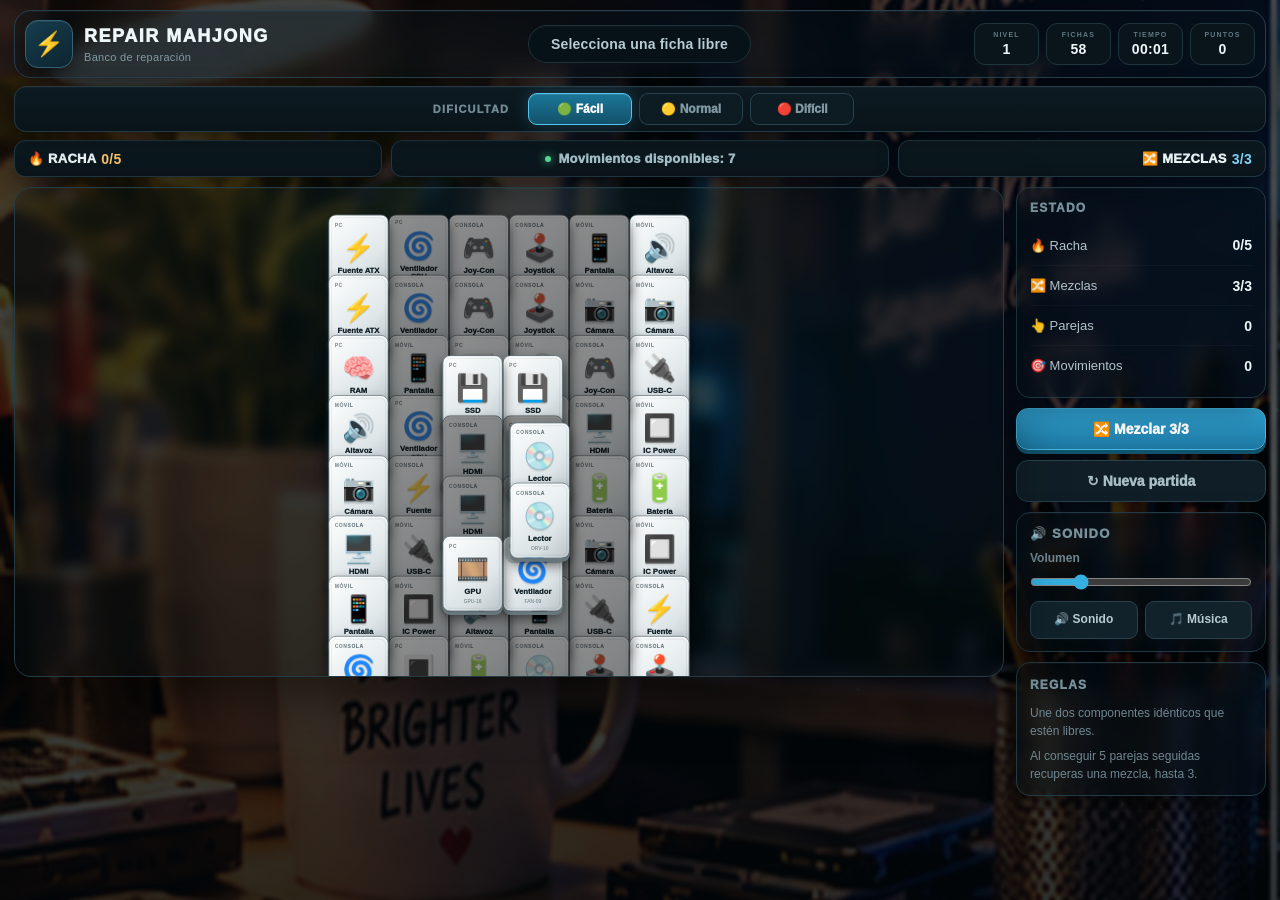
<file: index.html>
<!doctype html>
<html lang="es">
<head>
<meta charset="utf-8">
<meta name="viewport" content="width=device-width,initial-scale=1">
<title>Repair Mahjong V1</title>
<link rel="stylesheet" href="css/style.css">
</head>
<body>
<canvas id="ambientBg" aria-hidden="true"></canvas>
<div class="last-move-popup" id="lastMovePopup" aria-live="assertive" aria-atomic="true">
  <div class="last-move-orb">⚡</div>
  <div class="last-move-title">¡ÚLTIMO MOVIMIENTO!</div>
  <div class="last-move-sub">Solo queda una pareja disponible</div>
</div>
<div class="ambient" aria-hidden="true"><i></i><i></i><i></i><i></i><i></i><i></i><i></i><i></i></div>
<div class="app">
  <header class="topbar">
    <div class="brand">
      <div class="brand-icon">⚡</div>
      <div><strong>REPAIR MAHJONG</strong><small>Banco de reparación</small></div>
    </div>

    <div class="header-message" id="message">Selecciona una ficha libre</div>

    <div class="stats">
      <div><span>NIVEL</span><b id="level">1</b></div>
      <div><span>FICHAS</span><b id="remaining">0</b></div>
      <div><span>TIEMPO</span><b id="timer">00:00</b></div>
      <div><span>PUNTOS</span><b id="score">0</b></div>
    </div>
  </header>

  <section class="difficultybar" id="difficultyBar" aria-label="Dificultad">
    <span class="difficulty-label">DIFICULTAD</span>
    <button class="difficulty-btn active" data-difficulty="easy">🟢 Fácil</button>
    <button class="difficulty-btn" data-difficulty="normal">🟡 Normal</button>
    <button class="difficulty-btn" data-difficulty="hard">🔴 Difícil</button>
  </section>

  <section class="resourcebar">
    <div>🔥 RACHA <b id="streakTop">0/5</b></div>
    <div class="move-center" id="moveStatus">Movimientos disponibles: 0</div>
    <div>🔀 MEZCLAS <b id="mixTop">3/3</b></div>
  </section>

  <main>
    <section class="board-wrap">
      <div id="board" aria-label="Tablero de Repair Mahjong"></div>
    </section>

    <aside class="side">
      <div class="panel">
        <h3>ESTADO</h3>
        <div class="line"><span>🔥 Racha</span><b id="streakSide">0/5</b></div>
        <div class="line"><span>🔀 Mezclas</span><b id="mixSide">3/3</b></div>
        <div class="line"><span>👆 Parejas</span><b id="pairs">0</b></div>
        <div class="line"><span>🎯 Movimientos</span><b id="moves">0</b></div>
      </div>

      <button id="mixBtn" class="action">🔀 Mezclar <span id="mixButtonCount">3/3</span></button>
      <button id="newBtn" class="secondary">↻ Nueva partida</button>

      <div class="panel audio">
        <h3>🔊 SONIDO</h3>
        <label>Volumen <input id="volume" type="range" min="0" max="6" step=".05" value="3.5"></label>
        <div class="audio-row">
          <button id="muteBtn">🔊 Sonido</button>
          <button id="musicBtn">🎵 Música</button>
        </div>
      </div>

      <div class="panel help">
        <h3>REGLAS</h3>
        <p>Une dos componentes idénticos que estén libres.</p>
        <p>Al conseguir 5 parejas seguidas recuperas una mezcla, hasta 3.</p>
      </div>
    </aside>
  </main>
</div>

<div id="noMovesModal" class="modal hidden"><div class="modal-card danger-card"><div class="modal-icon">😱</div><h2>¡Oh no!</h2><p>Te has quedado sin movimientos.</p><p class="modal-sub">Vamos a intentarlo otra vez.</p><div class="no-moves-stats"><span>Movimientos <b id="finalMoves">0</b></span><span>Parejas <b id="finalPairs">0</b></span><span>Puntos <b id="finalScore">0</b></span></div><button id="retryBtn" class="action">↻ Reintentar</button><button id="newFromFailBtn" class="secondary">Nueva partida</button></div></div><div id="modal" class="modal hidden">
  <div class="modal-card">
    <div id="modalIcon" class="modal-icon">🏆</div>
    <h2 id="modalTitle">¡Tablero despejado!</h2>
    <p id="modalText"></p>
    <div class="result-grid">
      <div><small>TIEMPO</small><b id="resultTime">00:00</b></div>
      <div><small>PUNTOS</small><b id="resultScore">0</b></div>
      <div><small>POSICIÓN</small><b id="resultRank">#1</b></div>
    </div>
    <div class="records">
      <h3>🏅 MEJORES TIEMPOS</h3>
      <div id="recordsList"></div>
    </div>
    <div class="next">
      <strong>🔧 SIGUIENTE NIVEL</strong>
      <span id="nextText"></span>
    </div>
    <button id="nextBtn" class="action">Siguiente nivel →</button>
  </div>
</div>

<script src="js/game.js"></script>
</body>
</html>
</file>
<file: css/style.css>
*{box-sizing:border-box}
:root{
  --bg:#060c10;
  --bg2:#09151b;
  --panel:#0c171e;
  --panel2:#101e26;
  --line:#20343e;
  --line2:#2d4855;
  --text:#edf6f8;
  --muted:#78909b;
  --accent:#57c8f3;
  --accent2:#2a8fbd;
  --warn:#ffc86b;
  --good:#57df9a;
  --danger:#ff6f71;
}
html,body{
  margin:0;min-height:100%;
  background:
    radial-gradient(circle at 50% -10%,#183541 0,transparent 42%),
    radial-gradient(circle at 5% 90%,#0b252c 0,transparent 30%),
    linear-gradient(145deg,#050b0f,#081218 55%,#050a0e);
  color:var(--text);
  font-family:Inter,Segoe UI,Arial,sans-serif;
}
body{overflow-x:hidden}
button,input{font:inherit}
button{border:0}
.app{min-height:100vh;padding:18px 20px 22px;position:relative;z-index:1}

/* ---------- TOP HUD ---------- */
.topbar{
  height:78px;display:grid;grid-template-columns:280px 1fr auto;
  align-items:center;gap:20px;max-width:1540px;margin:auto;
  padding:9px 12px 9px 10px;
  background:linear-gradient(180deg,rgba(16,30,38,.96),rgba(8,17,23,.96));
  border:1px solid #28404b;border-radius:17px;
  box-shadow:0 18px 55px #0008,inset 0 1px #ffffff08;
}
.brand{display:flex;align-items:center;gap:11px;min-width:0}
.brand-icon{
  width:48px;height:48px;border-radius:13px;display:grid;place-items:center;
  background:linear-gradient(145deg,#163d4d,#0d2530);
  border:1px solid #356276;font-size:24px;
  box-shadow:inset 0 1px #ffffff10,0 7px 18px #0006;
}
.brand strong{display:block;font-size:14px;letter-spacing:1.5px;font-weight:950}
.brand small{display:block;color:#8199a3;font-size:9px;margin-top:4px;letter-spacing:.3px}
.header-message{
  justify-self:center;max-width:520px;text-align:center;color:#b6cbd3;
  font-size:11px;font-weight:800;letter-spacing:.2px;
  padding:9px 20px;border-radius:999px;
  background:#071218;border:1px solid #1d313a;
  box-shadow:inset 0 1px #ffffff06;
}
.stats{display:flex;gap:7px}
.stats div{
  min-width:65px;padding:7px 10px;text-align:center;
  background:#0a151b;border:1px solid #20343d;border-radius:11px;
}
.stats span{display:block;color:#607985;font-size:7px;letter-spacing:1.2px;font-weight:900}
.stats b{display:block;font-size:14px;margin-top:3px;letter-spacing:.3px}

/* ---------- RESOURCE HUD ---------- */
.resourcebar{
  max-width:1540px;margin:11px auto 12px;
  display:grid;grid-template-columns:1fr 1.35fr 1fr;align-items:center;gap:9px;
}
.resourcebar>div{
  position:relative;min-height:37px;display:flex;align-items:center;
  background:linear-gradient(180deg,#0d1b22,#0a151b);
  border:1px solid #223944;border-radius:11px;padding:8px 13px;
  font-size:9px;font-weight:950;letter-spacing:.25px;
  box-shadow:0 8px 22px #0005,inset 0 1px #ffffff06;
}
.resourcebar>div:first-child{justify-content:flex-start}
.resourcebar>div:last-child{justify-content:flex-end}
.resourcebar b{margin-left:5px;color:#fff}
.resourcebar>div:first-child b{color:var(--warn)}
.resourcebar>div:last-child b{color:#80d7ff}
.move-center{justify-content:center!important;text-align:center!important;color:#a9c5cf!important}
.move-center::before{
  content:"";width:6px;height:6px;border-radius:50%;background:var(--good);
  box-shadow:0 0 10px var(--good);margin-right:8px;
}
.move-center.warning::before{background:var(--warn);box-shadow:0 0 10px var(--warn)}
.move-center.danger::before{background:var(--danger);box-shadow:0 0 10px var(--danger)}

/* ---------- MAIN ---------- */
main{
  max-width:1540px;margin:auto;display:grid;
  grid-template-columns:minmax(720px,1fr) 250px;gap:14px;
}
.board-wrap{
  min-height:720px;border:1px solid #233b45;border-radius:17px;
  background:
    linear-gradient(rgba(67,139,158,.045) 1px,transparent 1px),
    linear-gradient(90deg,rgba(67,139,158,.045) 1px,transparent 1px),
    radial-gradient(circle at 50% 40%,rgba(38,113,137,.11),transparent 52%),
    linear-gradient(180deg,#09151b,#061015);
  background-size:42px 42px,42px 42px,100% 100%,100% 100%;
  overflow:auto;position:relative;z-index:2;
  box-shadow:0 20px 55px #0008,inset 0 1px #ffffff07;
}
.board-wrap::before{
  content:"";position:absolute;inset:0;pointer-events:none;
  background:radial-gradient(circle at 50% 0,rgba(101,199,240,.07),transparent 42%);
}
.board-overlay-top{
  position:absolute;left:16px;right:16px;top:13px;height:39px;
  display:flex;justify-content:space-between;align-items:center;
  z-index:10;pointer-events:none;
}
.board-title{display:flex;align-items:center;gap:8px}
.board-dot{width:6px;height:6px;border-radius:50%;background:#57df9a;box-shadow:0 0 10px #57df9a}
.board-title strong{display:block;font-size:8px;letter-spacing:.8px;color:#90aab4}
.board-title small{display:block;font-size:7px;color:#566d77;margin-top:3px}
.board-hint{
  color:#69828c;font-size:8px;font-weight:800;
  background:#071218cc;border:1px solid #1b3039;border-radius:8px;padding:7px 10px;
}
#board{
  position:relative;z-index:3;display:block!important;
  width:1040px;height:700px;min-width:1040px;min-height:700px;
  margin:0 auto;opacity:1!important;visibility:visible!important;
}

/* ---------- PREMIUM TILES ---------- */
.tile{
  position:absolute!important;width:86px;height:108px;padding:7px;
  border-radius:11px;border:1px solid #62737a;
  background:
    linear-gradient(145deg,#fbfdfd 0%,#e7edef 48%,#cbd5d9 100%);
  color:#132329;
  box-shadow:
    0 2px 0 #ffffffaa inset,
    0 -1px 0 #7f9198 inset,
    0 5px 0 #68767d,
    0 10px 18px #0009;
  cursor:pointer;transition:transform .16s cubic-bezier(.2,.8,.2,1),filter .16s,box-shadow .16s;
  display:block!important;visibility:visible!important;opacity:1!important;
  overflow:hidden;
}
.tile::after{
  content:"";position:absolute;inset:0;pointer-events:none;border-radius:10px;
  background:linear-gradient(125deg,rgba(255,255,255,.42),transparent 34%,transparent 68%,rgba(0,0,0,.08));
}
.tile:hover:not(:disabled){
  transform:translateY(-5px) scale(1.025);
  filter:brightness(1.06);
  box-shadow:0 2px 0 #fff inset,0 6px 0 #68767d,0 15px 25px #000b,0 0 0 1px #65c7f044;
}
.tile:disabled{cursor:not-allowed}
.tile.blocked{
  filter:brightness(.56) saturate(.75);
  box-shadow:0 4px 0 #4d5960,0 7px 12px #0008;
}
.tile.selected{
  outline:0;
  transform:translateY(-7px) scale(1.035);
  filter:brightness(1.08);
  box-shadow:0 0 0 2px var(--accent),0 0 22px rgba(87,200,243,.42),0 7px 0 #68767d,0 15px 25px #000b;
}
.tile .tag{
  font-size:7px;font-weight:950;letter-spacing:.9px;display:block;
  color:#64747b;text-align:left;padding-left:1px;
}
.tile .icon{
  font-size:38px;display:block;text-align:center;margin:7px 0 5px;
  filter:drop-shadow(0 2px 1px #0002);
}
.tile .name{font-size:9px;font-weight:950;text-align:center;display:block;line-height:1.05}
.tile .sub{font-size:7px;text-align:center;color:#65757d;display:block;margin-top:5px}
.tile.selected .tag,.tile.selected .name{color:#0d6e93}

/* ---------- SIDEBAR ---------- */
.side{display:flex;flex-direction:column;gap:10px}
.panel{
  padding:13px 13px 12px;border-radius:14px;
  background:linear-gradient(180deg,#0d1a21,#09141a);
  border:1px solid #233a44;
  box-shadow:0 12px 30px #0006,inset 0 1px #ffffff06;
}
.panel h3{
  margin:0 0 10px;color:#78929c;font-size:8px;letter-spacing:1.2px;
  font-weight:950;
}
.line{
  min-height:31px;display:flex;align-items:center;justify-content:space-between;
  border-top:1px solid #ffffff07;font-size:9px;color:#b3c4ca;
}
.line:first-of-type{border-top:0}
.line b{color:#edf6f8;font-size:10px}
.action,.secondary{
  width:100%;border-radius:12px;padding:12px 13px;font-weight:950;
  cursor:pointer;transition:transform .14s,filter .14s,box-shadow .14s,border-color .14s;
}
.action{
  color:#fff;
  background:linear-gradient(180deg,#32a7d9,#1d769f);
  border:1px solid #48b9e5;
  box-shadow:0 4px 0 #11546e,0 10px 22px #0007;
}
.action:hover{transform:translateY(-2px);filter:brightness(1.08);box-shadow:0 5px 0 #11546e,0 14px 25px #0008}
.action:active{transform:translateY(2px);box-shadow:0 2px 0 #11546e}
.secondary{
  color:#a9bdc5;background:#101f27;border:1px solid #29424d;
  box-shadow:0 7px 18px #0005;
}
.secondary:hover{border-color:#3d5c68;background:#14262f;color:#e8f3f6}
.audio label{display:block;color:#708892;font-size:8px;font-weight:800}
.audio input{width:100%;margin:9px 0 11px;accent-color:#35aee0}
.audio-row{display:grid;grid-template-columns:1fr 1fr;gap:7px}
.audio-row button{
  background:#11222b;color:#b9cbd2;border:1px solid #29424d;
  border-radius:9px;padding:8px 5px;font-size:8px;font-weight:900;cursor:pointer;
}
.audio-row button:hover{background:#172d38;border-color:#3a6270}
.help p{font-size:8px;line-height:1.55;color:#718791;margin:7px 0}
.help p:last-child{margin-bottom:0}

/* ---------- RESPONSIVE ---------- */
@media(max-width:1050px){
  .app{padding:10px}
  .topbar{grid-template-columns:1fr auto;height:auto;min-height:74px}
  .header-message{display:none}
  main{grid-template-columns:1fr}
  .side{display:grid;grid-template-columns:repeat(2,minmax(0,1fr))}
  .board-wrap{min-height:720px}
}
@media(max-width:680px){
  .stats{gap:4px}.stats div{min-width:54px;padding:6px 5px}
  .brand small{display:none}.brand strong{font-size:11px}
  .resourcebar{grid-template-columns:1fr}
  .resourcebar>div{justify-content:center!important}
  .side{grid-template-columns:1fr}
}

.tile.removing{
  animation:none!important;
  opacity:1!important;
  z-index:150!important;
  pointer-events:none!important;
  transition:none!important;
}
.tile.removing::before{display:none!important}

.tile.pair-merge-left{animation:mergeLeft .78s cubic-bezier(.16,.84,.22,1) forwards!important}
.tile.pair-merge-right{animation:mergeRight .78s cubic-bezier(.16,.84,.22,1) forwards!important}

@keyframes mergeLeft{
  0%{opacity:1;transform:translateY(0) scale(1) rotate(0);filter:brightness(1)}
  12%{transform:translateY(-7px) scale(1.025) rotate(-1deg);filter:brightness(1.08)}
  25%{transform:translateY(-18px) scale(1.075) rotate(-2deg);filter:brightness(1.25)}
  50%{transform:translate(var(--merge-x),-23px) scale(.96) rotate(1deg);filter:brightness(1.45)}
  68%{opacity:.9;transform:translate(var(--merge-x),-20px) scale(.72) rotate(0);filter:brightness(1.9)}
  82%{opacity:.55;transform:translate(var(--merge-x),-20px) scale(.45);filter:blur(1px) brightness(2.2)}
  100%{opacity:0;transform:translate(var(--merge-x),-20px) scale(.18);filter:blur(5px) brightness(2.7)}
}
@keyframes mergeRight{
  0%{opacity:1;transform:translateY(0) scale(1) rotate(0);filter:brightness(1)}
  12%{transform:translateY(-7px) scale(1.025) rotate(1deg);filter:brightness(1.08)}
  25%{transform:translateY(-18px) scale(1.075) rotate(2deg);filter:brightness(1.25)}
  50%{transform:translate(var(--merge-x),-23px) scale(.96) rotate(-1deg);filter:brightness(1.45)}
  68%{opacity:.9;transform:translate(var(--merge-x),-20px) scale(.72) rotate(0);filter:brightness(1.9)}
  82%{opacity:.55;transform:translate(var(--merge-x),-20px) scale(.45);filter:blur(1px) brightness(2.2)}
  100%{opacity:0;transform:translate(var(--merge-x),-20px) scale(.18);filter:blur(5px) brightness(2.7)}
}

.pair-fused{
  position:absolute;width:86px;height:108px;padding:7px;border-radius:9px;
  border:1px solid rgba(160,231,255,.95);
  background:linear-gradient(145deg,#ffffff,#dcecf2);
  color:#102027;
  box-shadow:0 0 0 2px rgba(101,199,240,.18),0 0 22px rgba(101,199,240,.45),0 0 55px rgba(101,199,240,.28),0 12px 28px #000b;
  z-index:300;pointer-events:none;display:flex;flex-direction:column;
  align-items:center;justify-content:center;overflow:visible;
  animation:fusedCard .58s cubic-bezier(.16,.84,.22,1) forwards;
}
.pair-fused::before{
  content:"";position:absolute;inset:-18px;border-radius:16px;
  background:radial-gradient(circle,rgba(255,255,255,.85) 0 4%,rgba(101,199,240,.55) 12%,rgba(101,199,240,.18) 35%,transparent 70%);
  opacity:0;animation:fusedGlow .58s ease-out forwards;pointer-events:none;
}
.pair-fused::after{
  content:"";position:absolute;inset:-9px;border-radius:13px;
  border:2px solid rgba(166,235,255,.75);opacity:0;
  animation:fusedRing .58s ease-out forwards;pointer-events:none;
}
.pair-fused .fused-icon{font-size:46px;line-height:1;filter:drop-shadow(0 0 7px rgba(101,199,240,.55))}
.pair-fused .fused-name{font-size:9px;font-weight:900;margin-top:7px}
@keyframes fusedCard{
  0%{opacity:0;transform:translate(-50%,-50%) scale(.2) rotate(-3deg);filter:blur(5px)}
  18%{opacity:1;transform:translate(-50%,-50%) scale(.68) rotate(2deg);filter:blur(0) brightness(1.15)}
  38%{opacity:1;transform:translate(-50%,-50%) scale(1.08) rotate(0);filter:brightness(1.4)}
  52%{opacity:1;transform:translate(-50%,-50%) scale(.98)}
  70%{opacity:.9;transform:translate(-50%,-50%) scale(1.02);filter:brightness(1.8)}
  100%{opacity:0;transform:translate(-50%,-50%) scale(.48);filter:blur(5px) brightness(2.2)}
}
@keyframes fusedGlow{
  0%{opacity:0;transform:scale(.3)}
  35%{opacity:.95;transform:scale(.85)}
  60%{opacity:.65;transform:scale(1.18)}
  100%{opacity:0;transform:scale(1.75)}
}
@keyframes fusedRing{
  0%{opacity:0;transform:scale(.4)}
  35%{opacity:1;transform:scale(.85)}
  100%{opacity:0;transform:scale(1.65)}
}
.pair-spark{
  position:absolute;width:6px;height:6px;border-radius:50%;
  background:#e9fbff;box-shadow:0 0 8px #65c7f0,0 0 16px #65c7f0;
  z-index:350;pointer-events:none;animation:sparkFly .6s ease-out forwards;
}
@keyframes sparkFly{
  0%{opacity:0;transform:translate(-50%,-50%) scale(.2)}
  18%{opacity:1;transform:translate(-50%,-50%) scale(1)}
  100%{opacity:0;transform:translate(calc(-50% + var(--sx)),calc(-50% + var(--sy))) scale(.05)}
}
.pair-impact{
  position:absolute;
  width:18px;
  height:18px;
  border-radius:50%;
  pointer-events:none;
  z-index:200;
  background:radial-gradient(circle,#fff 0 12%,rgba(101,199,240,.9) 28%,rgba(101,199,240,0) 72%);
  animation:pairImpact .55s ease-out forwards;
}
@keyframes pairImpact{
  0%{opacity:0;transform:translate(-50%,-50%) scale(.2)}
  20%{opacity:1;transform:translate(-50%,-50%) scale(1)}
  100%{opacity:0;transform:translate(-50%,-50%) scale(5)}
}
.audio .track-row{display:grid;grid-template-columns:32px 1fr 32px;align-items:center;gap:5px;margin-top:7px}.track-row button{background:#17262e;color:#b5c5cb;border:1px solid var(--line);border-radius:7px;padding:6px;cursor:pointer}.track-row span{font-size:8px;text-align:center;color:#8ca4ae;white-space:nowrap;overflow:hidden;text-overflow:ellipsis}
.danger-card{border-color:#6a4141;box-shadow:0 25px 90px #000e,0 0 40px #6a242422}.modal-sub{color:#7f959f!important}.no-moves-stats{display:grid;grid-template-columns:repeat(3,1fr);gap:7px;margin:16px 0}.no-moves-stats span{font-size:8px;color:#71858e;background:#091218;border:1px solid var(--line);border-radius:8px;padding:8px}.no-moves-stats b{display:block;color:#fff;font-size:14px;margin-top:3px}.danger-card button{width:100%}.danger-card .secondary{margin-top:7px}

#board{display:block;min-width:1040px;min-height:700px;opacity:1!important;visibility:visible!important}
.tile{display:block!important;visibility:visible!important;opacity:1!important}
.ambient{pointer-events:none!important}

.board-wrap{position:relative;z-index:2;background:linear-gradient(180deg,#0b151b,#071015)!important}
#board{position:relative;z-index:3;display:block!important}
.tile{position:absolute!important;z-index:5;display:block!important}

/* ---------- DIFFICULTY SELECTOR ---------- */
.difficultybar{
  max-width:1540px;margin:0 auto 10px;display:flex;align-items:center;gap:6px;
  padding:5px;background:#081218;border:1px solid #1f343e;border-radius:11px;
  width:max-content;box-shadow:0 8px 20px #0005;
}
.difficulty-label{font-size:7px;font-weight:950;letter-spacing:1px;color:#637b85;padding:0 7px}
.difficulty-btn{
  border:1px solid #243d47;background:#0d1b22;color:#78919b;
  border-radius:8px;padding:7px 12px;font-size:8px;font-weight:950;cursor:pointer;
  transition:.15s;
}
.difficulty-btn:hover{color:#dcebf0;border-color:#3b6170;background:#12252e}
.difficulty-btn.active{
  color:#fff;border-color:#4eb9df;background:linear-gradient(180deg,#17647f,#10455a);
  box-shadow:0 0 12px rgba(87,200,243,.18),inset 0 1px #ffffff18;
}
@media(max-width:680px){.difficultybar{width:100%;}.difficulty-label{padding-left:3px}.difficulty-btn{flex:1;padding:7px 5px}}
/* ---------- LAYERED MAHJONG BOARD ---------- */
.tile{
  transition:transform .16s cubic-bezier(.2,.8,.2,1),filter .16s,box-shadow .16s,left .2s,top .2s;
}
.tile.layered{
  box-shadow:
    0 2px 0 #ffffffaa inset,
    0 -1px 0 #7f9198 inset,
    0 5px 0 #68767d,
    0 10px 18px #0009,
    -4px 5px 0 rgba(36,68,75,.22);
}
.tile.layered::before{
  content:"";position:absolute;inset:3px;border-radius:8px;pointer-events:none;
  border:1px solid rgba(40,75,85,.12);
}
.tile.layered[data-z="1"]{box-shadow:0 2px 0 #fff9 inset,0 5px 0 #68767d,0 10px 18px #0009,-4px 5px 0 rgba(36,68,75,.22),0 0 0 1px rgba(87,200,243,.05)}
.tile.layered[data-z="2"]{box-shadow:0 2px 0 #fff9 inset,0 5px 0 #68767d,0 10px 18px #0009,-6px 7px 0 rgba(36,68,75,.26),0 0 0 1px rgba(87,200,243,.08)}
.tile.layered[data-z="3"]{box-shadow:0 2px 0 #fff9 inset,0 5px 0 #68767d,0 10px 18px #0009,-7px 8px 0 rgba(36,68,75,.3),0 0 0 1px rgba(87,200,243,.11)}

/* Easy mode still uses layers: the difficulty changes complexity, not the
   fundamental Mahjong mechanic. */
.tile[data-z="1"]{box-shadow:0 2px 0 #fff9 inset,0 5px 0 #68767d,0 10px 18px #0009,-4px 5px 0 rgba(36,68,75,.22),0 0 0 1px rgba(87,200,243,.07)}
.tile[data-z="2"]{box-shadow:0 2px 0 #fff9 inset,0 5px 0 #68767d,0 10px 18px #0009,-6px 7px 0 rgba(36,68,75,.28),0 0 0 1px rgba(87,200,243,.1)}

/* =========================================================
   FIX UI V3: DIFFICULTY + MODALS
   ========================================================= */
.difficultybar{
  position:relative;
  z-index:20;
  width:100%;
  max-width:1540px;
  margin:10px auto;
  display:flex;
  align-items:center;
  justify-content:center;
  gap:7px;
  padding:6px;
  background:linear-gradient(180deg,#0d1a21,#09141a);
  border:1px solid #233a44;
  border-radius:12px;
  box-shadow:0 8px 24px #0006,inset 0 1px #ffffff07;
}
.difficulty-label{
  font-size:8px;font-weight:950;letter-spacing:1.2px;
  color:#718a94;margin-right:5px;
}
.difficulty-btn{
  min-width:104px;
  border:1px solid #29424d;
  background:#0d1b22;
  color:#8199a3;
  border-radius:9px;
  padding:8px 13px;
  font-size:9px;
  font-weight:950;
  cursor:pointer;
  transition:transform .15s,background .15s,border-color .15s,color .15s,box-shadow .15s;
}
.difficulty-btn:hover{
  color:#edf7fa;background:#132831;border-color:#3d6472;
  transform:translateY(-1px);
}
.difficulty-btn.active{
  color:#fff;
  border-color:#55c5ef;
  background:linear-gradient(180deg,#1b7799,#12516a);
  box-shadow:0 0 18px rgba(87,200,243,.22),inset 0 1px #ffffff18;
}
@media(max-width:680px){
  .difficultybar{justify-content:stretch}
  .difficulty-label{display:none}
  .difficulty-btn{min-width:0;flex:1;padding:8px 4px}
}

/* Full-screen result/failure overlay. It must never become part of the
   document flow or require scrolling to see its buttons. */
.modal.hidden{display:none!important}
.modal{
  position:fixed!important;
  inset:0!important;
  z-index:99999!important;
  display:flex;
  align-items:center;
  justify-content:center;
  padding:24px;
  background:rgba(2,7,10,.78);
  backdrop-filter:blur(5px);
  -webkit-backdrop-filter:blur(5px);
}
.modal-card{
  width:min(520px,calc(100vw - 32px));
  max-height:calc(100vh - 48px);
  overflow:auto;
  padding:25px;
  border-radius:18px;
  border:1px solid #31515d;
  background:
    radial-gradient(circle at 50% 0,rgba(87,200,243,.08),transparent 45%),
    linear-gradient(180deg,#102029,#09151b);
  box-shadow:0 30px 100px #000e,0 0 45px rgba(87,200,243,.08),inset 0 1px #ffffff0a;
  text-align:center;
  color:#edf6f8;
  animation:modalIn .25s cubic-bezier(.2,.8,.2,1);
}
.modal-card h2{margin:8px 0 7px;font-size:25px;letter-spacing:-.5px}
.modal-card>p{margin:6px 0;color:#a7bdc5;font-size:11px}
.modal-icon{
  width:58px;height:58px;margin:0 auto 8px;
  display:grid;place-items:center;border-radius:16px;
  background:#102833;border:1px solid #315361;
  font-size:31px;
  box-shadow:0 8px 25px #0007;
}
.result-grid{
  display:grid;grid-template-columns:repeat(3,1fr);gap:8px;margin:18px 0;
}
.result-grid>div{
  padding:10px 6px;border-radius:10px;
  background:#09141a;border:1px solid #213741;
}
.result-grid small{display:block;color:#657e88;font-size:7px;letter-spacing:1px;font-weight:900}
.result-grid b{display:block;margin-top:5px;font-size:16px;color:#fff}
.records{
  text-align:left;background:#09141a;border:1px solid #213741;
  border-radius:11px;padding:11px;margin:10px 0;
}
.records h3{font-size:9px;letter-spacing:.7px;margin:0 0 8px;color:#91aab4}
.record{
  display:flex;justify-content:space-between;align-items:center;
  padding:7px 5px;border-top:1px solid #ffffff07;font-size:10px;color:#8ca2aa;
}
.record:first-child{border-top:0}
.record b{color:#dbe9ed}
.record.best b{color:#ffd66e}
.next{
  text-align:left;padding:11px;border-radius:10px;
  border:1px solid #2b5944;background:linear-gradient(180deg,#10271e,#0b1b16);
  margin:10px 0 14px;
}
.next strong{display:block;color:#8fe0b1;font-size:9px;letter-spacing:.5px}
.next span{display:block;color:#78938a;font-size:9px;margin-top:5px}
.modal-card .action,.modal-card .secondary{margin-top:7px}
.danger-card{
  border-color:#65434a;
  box-shadow:0 30px 100px #000e,0 0 45px rgba(255,111,113,.08);
}
.no-moves-stats{
  display:grid;grid-template-columns:repeat(3,1fr);gap:8px;margin:17px 0;
}
.no-moves-stats span{
  padding:9px 5px;border-radius:9px;background:#09141a;
  border:1px solid #293941;color:#71858e;font-size:8px;
}
.no-moves-stats b{display:block;color:#fff;font-size:15px;margin-top:4px}
.danger-card .action,.danger-card .secondary{width:100%}
.danger-card .secondary{margin-top:7px}
@keyframes modalIn{
  from{opacity:0;transform:translateY(12px) scale(.96)}
  to{opacity:1;transform:translateY(0) scale(1)}
}

/* Mix animation: cards lift, scatter slightly, then settle into their new
   identities/positions. The actual board geometry remains unchanged. */
.mixing-board .tile{
  animation:mixTile .42s cubic-bezier(.2,.8,.2,1) both;
}
.mixing-board .tile:nth-child(3n){animation-delay:.015s}
.mixing-board .tile:nth-child(4n){animation-delay:.035s}
.mixing-board .tile:nth-child(5n){animation-delay:.055s}
@keyframes mixTile{
  0%{opacity:1;transform:translate(0,0) scale(1) rotate(0);filter:brightness(1)}
  28%{opacity:.95;transform:translate(calc((var(--mix-rx,1))*7px),-14px) scale(1.07) rotate(calc((var(--mix-r,1))*2deg));filter:brightness(1.3)}
  58%{opacity:.82;transform:translate(calc((var(--mix-rx,1))*-8px),-20px) scale(.94) rotate(calc((var(--mix-r,-1))*-3deg));filter:brightness(1.5)}
  100%{opacity:1;transform:translate(0,0) scale(1) rotate(0);filter:brightness(1)}
}
.mixing-board::after{
  content:"";position:absolute;inset:40px;z-index:200;pointer-events:none;
  border-radius:14px;
  background:radial-gradient(circle at 50% 48%,rgba(87,200,243,.13),transparent 45%);
  animation:mixGlow .42s ease-out forwards;
}
@keyframes mixGlow{0%{opacity:0;transform:scale(.7)}35%{opacity:1}100%{opacity:0;transform:scale(1.15)}}

/* ---------- LAST MOVE ALERT ---------- */
.last-move-popup{
  position:fixed;
  left:50%;
  top:50%;
  z-index:100000;
  width:min(420px,calc(100vw - 36px));
  transform:translate(-50%,-50%) scale(.72);
  opacity:0;
  pointer-events:none;
  padding:22px 26px 20px;
  text-align:center;
  border-radius:20px;
  border:1px solid rgba(94,211,248,.55);
  background:
    radial-gradient(circle at 50% 15%,rgba(91,211,249,.2),transparent 42%),
    linear-gradient(180deg,#102832,#08161c);
  box-shadow:0 28px 80px #000d,0 0 55px rgba(67,205,250,.2),inset 0 1px #ffffff18;
  backdrop-filter:blur(8px);
}
.last-move-popup.show{
  animation:lastMoveInOut 2.8s cubic-bezier(.2,.8,.2,1) forwards;
}
.last-move-orb{
  width:62px;height:62px;margin:-5px auto 9px;
  display:grid;place-items:center;border-radius:50%;
  background:radial-gradient(circle,#8be9ff 0 9%,#207e9e 10% 45%,#0c3544 46% 100%);
  border:1px solid #6fdcff;
  font-size:29px;
  box-shadow:0 0 0 5px rgba(92,214,249,.08),0 0 35px rgba(92,214,249,.5);
  animation:lastMovePulse .72s ease-in-out infinite alternate;
}
.last-move-title{
  color:#f3fcff;font-size:18px;font-weight:1000;letter-spacing:1.2px;
  text-shadow:0 0 18px rgba(100,220,255,.45);
}
.last-move-sub{margin-top:7px;color:#91b3be;font-size:10px;font-weight:800}
@keyframes lastMoveInOut{
  0%{opacity:0;transform:translate(-50%,-50%) scale(.72) rotate(-2deg)}
  12%{opacity:1;transform:translate(-50%,-50%) scale(1.05) rotate(0)}
  20%{transform:translate(-50%,-50%) scale(1)}
  72%{opacity:1;transform:translate(-50%,-52%) scale(1)}
  100%{opacity:0;transform:translate(-50%,-62%) scale(.92)}
}
@keyframes lastMovePulse{
  from{transform:scale(.96);filter:brightness(1)}
  to{transform:scale(1.06);filter:brightness(1.25)}
}
@media(prefers-reduced-motion:reduce){
  .last-move-popup.show{animation:lastMoveStatic 2.2s ease forwards}
  .last-move-orb{animation:none}
  @keyframes lastMoveStatic{0%{opacity:0}15%{opacity:1}75%{opacity:1}100%{opacity:0}}
}

/* =========================================================
   AMBIENT ANIMATED BOARD BACKGROUNDS
   ========================================================= */
#ambientBg{
  position:fixed;inset:0;width:100vw;height:100vh;
  z-index:1;pointer-events:none;opacity:.28;
}
body::after{
  content:"";position:fixed;inset:0;z-index:2;pointer-events:none;
  background:
    linear-gradient(180deg,rgba(2,8,12,.18),rgba(2,8,12,.30)),
    radial-gradient(circle at 50% 42%,rgba(64,174,211,.04),transparent 42%);
}
.app{position:relative;z-index:3}

/* ---------- THEMATIC REPAIR WORKSHOP BACKDROP ---------- */
body{
  --repair-bg-image:none;
  background:#050d12 var(--repair-bg-image) center/cover fixed no-repeat;
  transition:background-image .45s ease;
}
body::before{
  content:"";
  position:fixed;inset:0;z-index:0;pointer-events:none;
  background:
    linear-gradient(180deg,rgba(2,8,12,.78),rgba(2,10,14,.68) 42%,rgba(2,8,12,.84)),
    radial-gradient(circle at 50% 45%,rgba(5,35,45,.08),rgba(1,5,8,.42));
}
body.background-changing::before{animation:backgroundFade .75s ease}
@keyframes backgroundFade{
  0%{opacity:.35;filter:blur(3px)}
  45%{opacity:1;filter:blur(0)}
  100%{opacity:1;filter:blur(0)}
}

/* =========================================================
   FINAL THEMATIC BACKGROUND LAYER
   This block intentionally comes last so no earlier body rule
   can override the photographic background.
   ========================================================= */
html,body{background:#050d12!important}
body{
  --repair-bg-image:none;
  background-image:var(--repair-bg-image)!important;
  background-position:center center!important;
  background-size:cover!important;
  background-repeat:no-repeat!important;
  background-attachment:fixed!important;
}
body::before{
  content:"";
  position:fixed;
  inset:0;
  z-index:0;
  pointer-events:none;
  background:
    linear-gradient(180deg,rgba(2,8,12,.62),rgba(2,10,14,.54) 45%,rgba(2,8,12,.72)),
    var(--repair-bg-image);
  background-position:center,center;
  background-size:cover,cover;
  background-repeat:no-repeat,no-repeat;
  filter:none;
}
body::after{
  content:"";
  position:fixed;
  inset:0;
  z-index:2;
  pointer-events:none;
  background:
    radial-gradient(circle at 50% 38%,rgba(76,195,228,.035),transparent 45%),
    linear-gradient(180deg,rgba(0,0,0,0),rgba(0,0,0,.10));
}
.app{position:relative;z-index:3}
#ambientBg{z-index:1!important;opacity:.20!important}

/* ---------- THEME BACKGROUND SCALE FIX ---------- */
body{
  background-size:100% 100%!important;
  background-position:center center!important;
}
body::before{
  background-size:100% 100%,100% 100%!important;
  background-position:center center,center center!important;
}

/* =========================================================
   REPAIR MAHJONG — COMPACT GLASS UI
   Inspired by the approved visual direction.
   Tiles are intentionally NOT resized or reshaped.
   ========================================================= */

/* Let the workshop background breathe around the board. */
main, .main, .game-layout, .content, .game-container{
  max-width:1240px;
  margin-left:auto!important;
  margin-right:auto!important;
}

/* Board shell: narrower and centered, without touching tile geometry. */
.board-container, .board-wrapper, .game-board-container, .board-area{
  width:min(820px,100%)!important;
  max-width:820px!important;
  margin-left:auto!important;
  margin-right:auto!important;
}

/* If the actual board element is larger, center it inside its shell. */
.board, .game-board{
  margin-left:auto!important;
  margin-right:auto!important;
}

/* Glass only for board/menu containers. Buttons and tiles remain opaque. */
header,
.difficulty-bar,
.status-bar,
.panel,
.sidebar,
.sidebar-panel,
.card-panel,
.rules,
.sound-panel,
.stats-panel,
.board-container,
.board-wrapper,
.game-board-container,
.board-area{
  background:rgba(7,22,29,.66)!important;
  backdrop-filter:blur(10px);
  -webkit-backdrop-filter:blur(10px);
}

/* Slightly lighter board shell so the background remains visible. */
.board-container, .board-wrapper, .game-board-container, .board-area{
  background:rgba(7,22,29,.48)!important;
  border-color:rgba(91,190,220,.24)!important;
}

/* Keep tiles and interactive buttons as they are. */
.tile,.card,.mahjong-tile,
button,.btn{
  backdrop-filter:none!important;
  -webkit-backdrop-filter:none!important;
}

/* Responsive: never force horizontal growth on smaller screens. */
@media (max-width:1100px){
  .board-container, .board-wrapper, .game-board-container, .board-area{
    width:min(760px,100%)!important;
    max-width:760px!important;
  }
}
@media (max-width:850px){
  .board-container, .board-wrapper, .game-board-container, .board-area{
    width:100%!important;
    max-width:100%!important;
  }
}

/* =========================================================
   FINAL UI FIT — CENTERED + NO SCROLL + MORE GLASS
   ========================================================= */
html,body{
  width:100%;
  min-height:100%;
  overflow-x:hidden!important;
  overflow-y:auto!important;
}

body{
  display:block!important;
}

/* Main application uses the available viewport without forcing a
   giant fixed-height board. */
.app{
  width:min(1280px,calc(100vw - 32px))!important;
  max-width:1280px!important;
  margin:14px auto 24px!important;
}

/* Header centered as a complete block. */
.app > header,
header{
  width:100%!important;
  margin-left:auto!important;
  margin-right:auto!important;
  box-sizing:border-box!important;
}

/* Difficulty/menu/status rows stay centered and full within the app. */
.difficulty-bar,
.status-bar,
.top-bar,
.toolbar{
  width:100%!important;
  margin-left:auto!important;
  margin-right:auto!important;
  box-sizing:border-box!important;
}

/* Main game area: board + sidebar, with no nested scrolling. */
.game-layout,
.main-layout,
.content-layout{
  width:100%!important;
  max-width:1280px!important;
  margin:0 auto!important;
  display:grid!important;
  align-items:start!important;
}

/* Board shell: compact, centered, transparent, and never internally scrolls. */
.board-container,
.board-wrapper,
.game-board-container,
.board-area{
  width:min(900px,100%)!important;
  max-width:900px!important;
  max-height:none!important;
  height:auto!important;
  overflow:visible!important;
  margin-left:auto!important;
  margin-right:auto!important;
  background:rgba(5,18,24,.34)!important;
  backdrop-filter:blur(7px)!important;
  -webkit-backdrop-filter:blur(7px)!important;
}

/* Remove horizontal/vertical scrollbars from likely board wrappers. */
.board-container::-webkit-scrollbar,
.board-wrapper::-webkit-scrollbar,
.game-board-container::-webkit-scrollbar,
.board-area::-webkit-scrollbar{
  display:none!important;
}
.board-container,
.board-wrapper,
.game-board-container,
.board-area{
  scrollbar-width:none!important;
}

/* Make the actual board fit its shell without changing tile proportions. */
.board,
.game-board{
  margin-left:auto!important;
  margin-right:auto!important;
  transform-origin:top center;
}

/* Menus/panels: substantially more transparent, but buttons and tiles remain opaque. */
header,
.difficulty-bar,
.status-bar,
.panel,
.sidebar,
.sidebar-panel,
.card-panel,
.rules,
.sound-panel,
.stats-panel{
  background:rgba(5,18,24,.42)!important;
  backdrop-filter:blur(9px)!important;
  -webkit-backdrop-filter:blur(9px)!important;
}

/* Keep the board shell a little more visible than the outer menus. */
.board-container,
.board-wrapper,
.game-board-container,
.board-area{
  background:rgba(5,18,24,.30)!important;
}

/* No transparency applied to actual game pieces or controls. */
.tile,.card,.mahjong-tile,
button,.btn{
  opacity:1!important;
  backdrop-filter:none!important;
  -webkit-backdrop-filter:none!important;
}

/* Compact desktop sizing so the complete game fits without a page-length scroll. */
@media (min-width:1000px){
  .app{margin-top:10px!important;margin-bottom:14px!important}
  .board-container,.board-wrapper,.game-board-container,.board-area{
    max-width:850px!important;
  }
}

/* Smaller screens retain natural page scrolling, but no internal board scroll. */
@media (max-width:999px){
  .app{width:calc(100vw - 20px)!important}
  .board-container,.board-wrapper,.game-board-container,.board-area{
    width:100%!important;
    max-width:100%!important;
  }
}

/* =========================================================
   RESPONSIVE BOARD ENGINE — FINAL
   The board keeps its original 1040x700 geometry and tile
   proportions. Only the complete board is scaled responsively.
   No internal horizontal/vertical scrollbars.
   ========================================================= */

html,body{
  overflow-x:hidden!important;
}

.app{
  width:min(1540px,calc(100vw - 28px))!important;
  min-height:0!important;
  margin:10px auto 14px!important;
  padding:0!important;
}

.topbar,
.difficultybar,
.resourcebar,
main{
  max-width:1540px!important;
  width:100%!important;
  box-sizing:border-box!important;
  margin-left:auto!important;
  margin-right:auto!important;
}

.topbar{
  height:68px!important;
  padding:7px 10px!important;
}

.difficultybar{
  margin-top:8px!important;
  margin-bottom:8px!important;
}

.resourcebar{
  margin:8px auto 10px!important;
}

/* Desktop: compact two-column layout. */
main{
  grid-template-columns:minmax(0,1fr) 250px!important;
  gap:12px!important;
  align-items:start!important;
}

.board-wrap{
  width:100%!important;
  min-width:0!important;
  min-height:0!important;
  height:calc(700px * var(--board-scale))!important;
  max-height:calc(700px * var(--board-scale))!important;
  overflow:hidden!important;
  box-sizing:border-box!important;
  display:flex!important;
  align-items:flex-start!important;
  justify-content:center!important;
  background:rgba(5,18,24,.28)!important;
  backdrop-filter:blur(7px)!important;
  -webkit-backdrop-filter:blur(7px)!important;
}

/* The game board itself remains 1040x700; only the whole board is scaled. */
#board{
  width:1040px!important;
  height:700px!important;
  min-width:1040px!important;
  min-height:700px!important;
  flex:0 0 1040px!important;
  transform:scale(var(--board-scale))!important;
  transform-origin:top center!important;
  margin:0!important;
}

/* Responsive scale based on available viewport width. */
:root{--board-scale:.78}

@media (min-width:1800px){
  :root{--board-scale:.82}
}
@media (min-width:1400px) and (max-width:1799px){
  :root{--board-scale:.78}
}
@media (min-width:1200px) and (max-width:1399px){
  :root{--board-scale:.70}
}
@media (min-width:1051px) and (max-width:1199px){
  :root{--board-scale:.64}
}

/* Tablet / narrow desktop: board full-width, sidebar moves below. */
@media (max-width:1050px){
  main{
    grid-template-columns:1fr!important;
  }
  :root{--board-scale:.62}
  .board-wrap{
    width:100%!important;
  }
  .side{
    display:grid!important;
    grid-template-columns:repeat(2,minmax(0,1fr))!important;
  }
}

/* Phones: the complete 1040x700 board is scaled to the available viewport width.
   This keeps the tile proportions intact while guaranteeing safe lateral margins. */
@media (max-width:680px){
  .app{
    width:calc(100vw - 14px)!important;
    margin:7px auto 10px!important;
  }
  .topbar{
    height:auto!important;
    min-height:62px!important;
    grid-template-columns:1fr auto!important;
  }
  .stats div{
    min-width:50px!important;
    padding:5px 4px!important;
  }

  /* 26px total horizontal safety margin. The board is never wider than the
     board shell, so the left/right tiles cannot be clipped on iPhone. */
  :root{
    --board-scale:clamp(.30, calc((100vw - 26px) / 1040), .68);
  }

  .board-wrap{
    width:100%!important;
    height:calc(700px * var(--board-scale))!important;
    max-height:calc(700px * var(--board-scale))!important;
    overflow:hidden!important;
    display:flex!important;
    align-items:flex-start!important;
    justify-content:center!important;
  }

  #board{
    flex:0 0 1040px!important;
    width:1040px!important;
    height:700px!important;
    transform-origin:top center!important;
    margin:0!important;
  }

  .side{
    grid-template-columns:1fr!important;
  }
}

/* Very small phones: preserve a little more breathing room at the sides. */
@media (max-width:430px){
  :root{
    --board-scale:clamp(.30, calc((100vw - 34px) / 1040), .42);
  }
}

/* =========================================================
   TYPOGRAPHY PASS — MÁS LEGIBLE
   No modifica fichas ni botones; solo aumenta textos de UI.
   ========================================================= */
.brand strong{font-size:16px!important}
.brand small{font-size:10px!important}

.header-message{
  font-size:12px!important;
  padding:10px 22px!important;
}

.stats div{font-size:10px!important}
.stats div strong,.stats div b{font-size:12px!important}

.difficulty-label{font-size:9px!important}
.difficulty-btn{font-size:10px!important;padding:8px 14px!important}

.resourcebar>div{font-size:11px!important}
.resourcebar b{font-size:12px!important}
.move-center{font-size:11px!important}

.panel h3{font-size:10px!important}
.line{font-size:11px!important;min-height:34px!important}
.line b{font-size:12px!important}

.action,.secondary{font-size:12px!important}

.audio-row,.panel small,.panel p,.help,.rules{
  font-size:10px!important;
}

/* Texto de las fichas: un poco mayor sin cambiar su geometría. */
.tile .tile-category,
.tile .category{font-size:8px!important}
.tile .tile-name,
.tile .name{font-size:10px!important}
.tile .tile-code,
.tile .code{font-size:7px!important}

/* Mensajes y overlays */
.board-title strong{font-size:9px!important}
.board-title small{font-size:8px!important}
.board-hint{font-size:9px!important}

.modal-card h2{font-size:24px!important}
.modal-card p{font-size:13px!important}
.modal-card button{font-size:13px!important}

/* En móvil, mantener legibilidad sin provocar overflow. */
@media(max-width:680px){
  .brand strong{font-size:14px!important}
  .header-message{font-size:10px!important}
  .resourcebar>div{font-size:10px!important}
  .resourcebar b{font-size:11px!important}
  .line{font-size:10px!important}
  .line b{font-size:11px!important}
}

/* =========================================================
   TYPOGRAPHY FINAL — tamaño solicitado
   Aumenta claramente la lectura de los paneles sin tocar
   proporciones/tamaño de las fichas.
   ========================================================= */
header .brand strong{font-size:18px!important}
header .brand small{font-size:11px!important}

.header-message{font-size:14px!important}
.stats div{font-size:12px!important}
.stats div strong,.stats div b{font-size:14px!important}

.difficulty-label{font-size:11px!important}
.difficulty-btn{font-size:12px!important}

.resourcebar>div{font-size:13px!important}
.resourcebar b{font-size:14px!important}
.move-center{font-size:13px!important}

.panel h3{font-size:12px!important}
.line{font-size:13px!important;min-height:40px!important}
.line b{font-size:14px!important}

.action,.secondary{font-size:14px!important}

.audio-row,
.panel small,
.panel p,
.help,
.rules{font-size:12px!important;line-height:1.5!important}

.panel .label{font-size:12px!important}

/* Fichas: solo tipografía, sin alterar geometría. */
.tile .tile-category,.tile .category{font-size:9px!important}
.tile .tile-name,.tile .name{font-size:11px!important}
.tile .tile-code,.tile .code{font-size:8px!important}

/* Overlays */
.board-title strong{font-size:11px!important}
.board-title small{font-size:10px!important}
.board-hint{font-size:11px!important}
.modal-card h2{font-size:28px!important}
.modal-card p{font-size:15px!important}
.modal-card button{font-size:15px!important}

@media(max-width:680px){
  header .brand strong{font-size:16px!important}
  header .brand small{font-size:10px!important}
  .header-message{font-size:12px!important}
  .resourcebar>div{font-size:12px!important}
  .resourcebar b{font-size:13px!important}
  .line{font-size:12px!important}
  .line b{font-size:13px!important}
  .audio-row,.panel small,.panel p,.help,.rules{font-size:11px!important}
}

/* =========================================================
   SOUND CONTROLS — ICONOS GRANDES + TEXTO EQUILIBRADO
   Aplicado solo al bloque Sonido/Música.
   ========================================================= */

/* Título del panel: icono notablemente mayor, título legible. */
.sound-panel h3,
.audio-panel h3{
  font-size:12px!important;
  display:flex!important;
  align-items:center!important;
  gap:7px!important;
}
.sound-panel h3 .icon,
.sound-panel h3 i,
.sound-panel h3 svg,
.audio-panel h3 .icon,
.audio-panel h3 i,
.audio-panel h3 svg{
  font-size:17px!important;
  width:17px!important;
  height:17px!important;
}

/* Etiqueta Volumen al mismo nivel tipográfico que el resto del panel. */
.sound-panel .volume-label,
.audio-panel .volume-label{
  font-size:12px!important;
}

/* Botones: icono más grande y texto exactamente con el mismo tamaño. */
.sound-panel button,
.audio-panel button{
  display:flex!important;
  align-items:center!important;
  justify-content:center!important;
  gap:6px!important;
  font-size:12px!important;
  line-height:1.1!important;
}

.sound-panel button i,
.sound-panel button svg,
.sound-panel button .icon,
.audio-panel button i,
.audio-panel button svg,
.audio-panel button .icon{
  font-size:16px!important;
  width:16px!important;
  height:16px!important;
  flex:0 0 16px!important;
}

/* Si los controles usan emojis/texto directamente, aumentarlos también. */
.sound-panel button .emoji,
.audio-panel button .emoji{
  font-size:16px!important;
}

/* El slider gana un poco de altura para mantener proporción con los controles. */
.sound-panel input[type="range"],
.audio-panel input[type="range"]{
  height:7px!important;
}

/* En móvil, conservar el equilibrio sin agrandar el panel en exceso. */
@media(max-width:680px){
  .sound-panel button,
  .audio-panel button{font-size:12px!important}
  .sound-panel button i,
  .sound-panel button svg,
  .sound-panel button .icon,
  .audio-panel button i,
  .audio-panel button svg,
  .audio-panel button .icon{
    font-size:15px!important;width:15px!important;height:15px!important;
    flex-basis:15px!important;
  }
}

/* FINAL OVERRIDE: sound panel uses .audio/.audio-row in the current markup. */
.panel.audio h3{
  font-size:13px!important;
  display:flex!important;
  align-items:center!important;
  gap:7px!important;
}
.panel.audio h3:first-letter{
  font-size:19px!important;
}
.panel.audio label{
  font-size:12px!important;
}
.panel.audio .audio-row{
  display:grid!important;
  grid-template-columns:1fr 1fr!important;
  gap:7px!important;
}
.panel.audio .audio-row button{
  display:flex!important;
  align-items:center!important;
  justify-content:center!important;
  gap:6px!important;
  font-size:12px!important;
  line-height:1.1!important;
  min-height:38px!important;
}
.panel.audio .audio-row button::first-letter{
  font-size:18px!important;
}
/* Preserve the requested balance: icon clearly larger, label same size as panel text. */
@media(max-width:680px){
  .panel.audio h3{font-size:12px!important}
  .panel.audio .audio-row button{font-size:12px!important}
}
</file>
